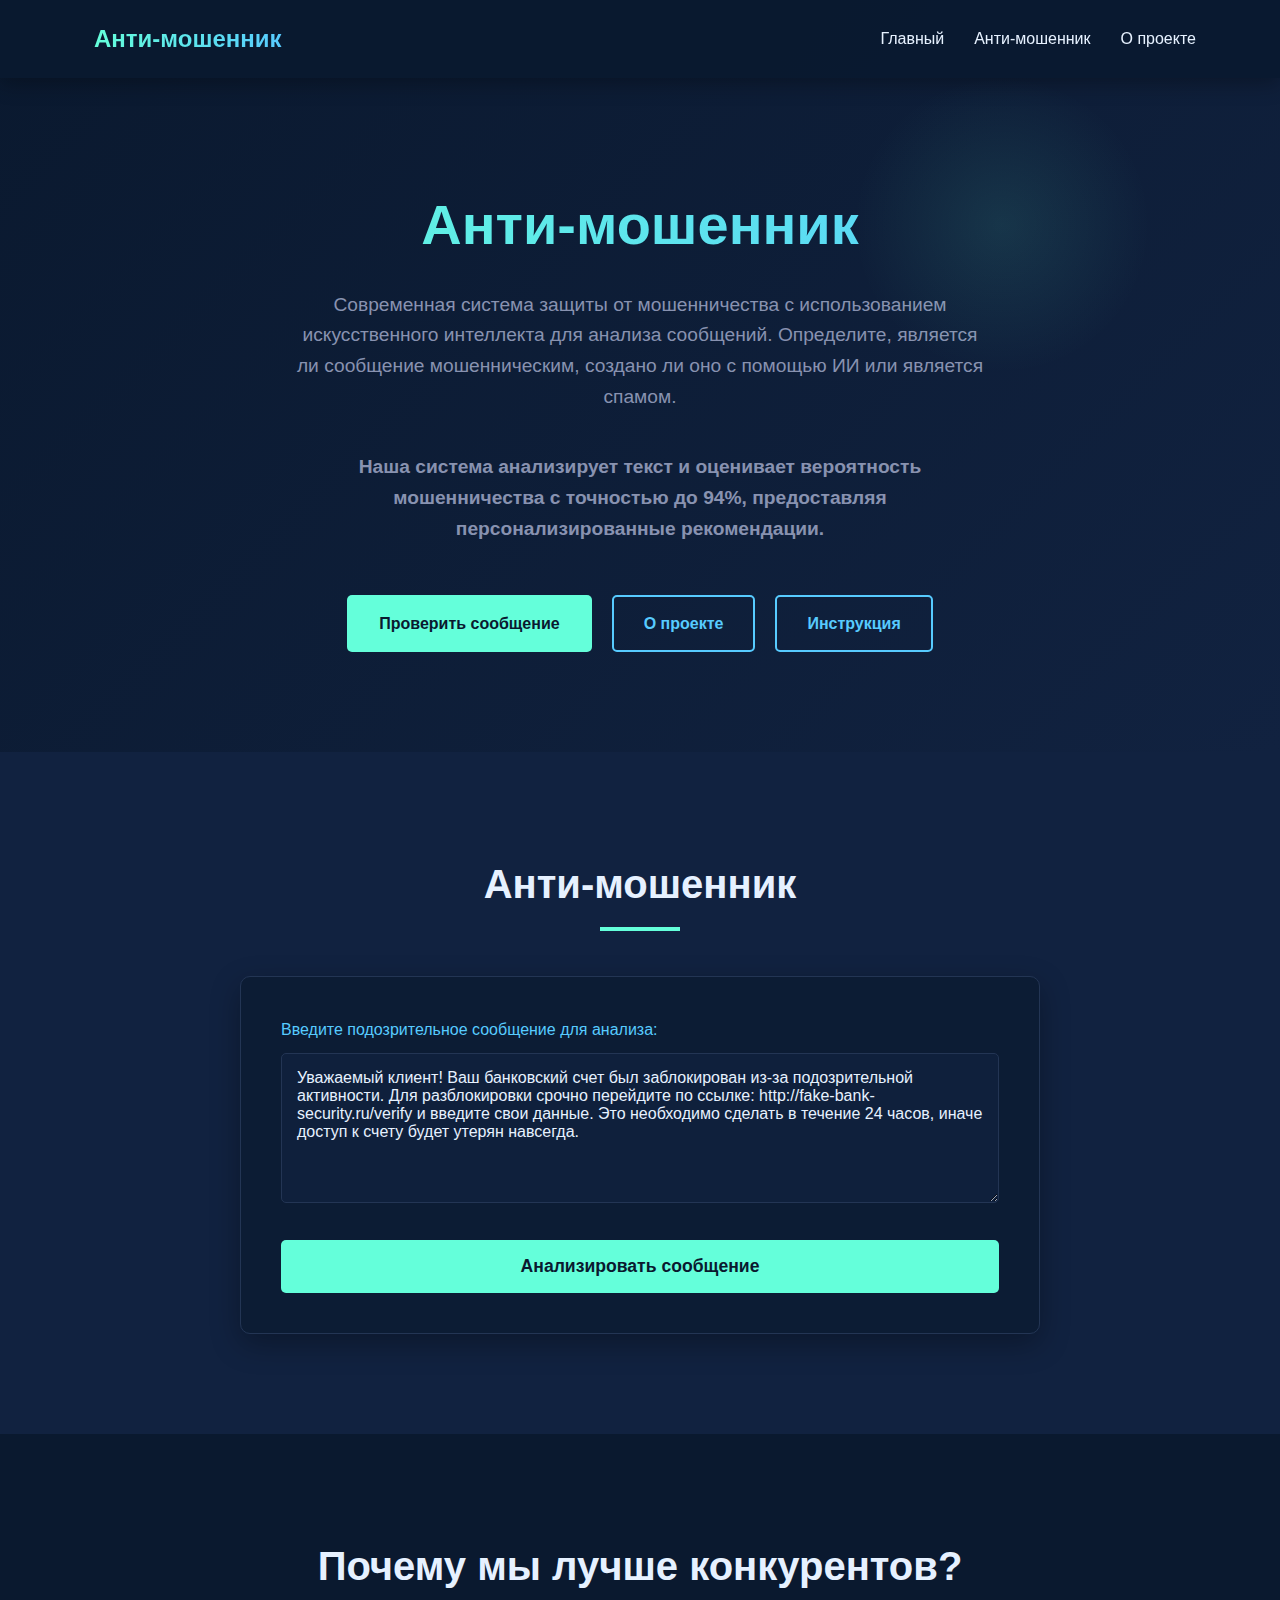
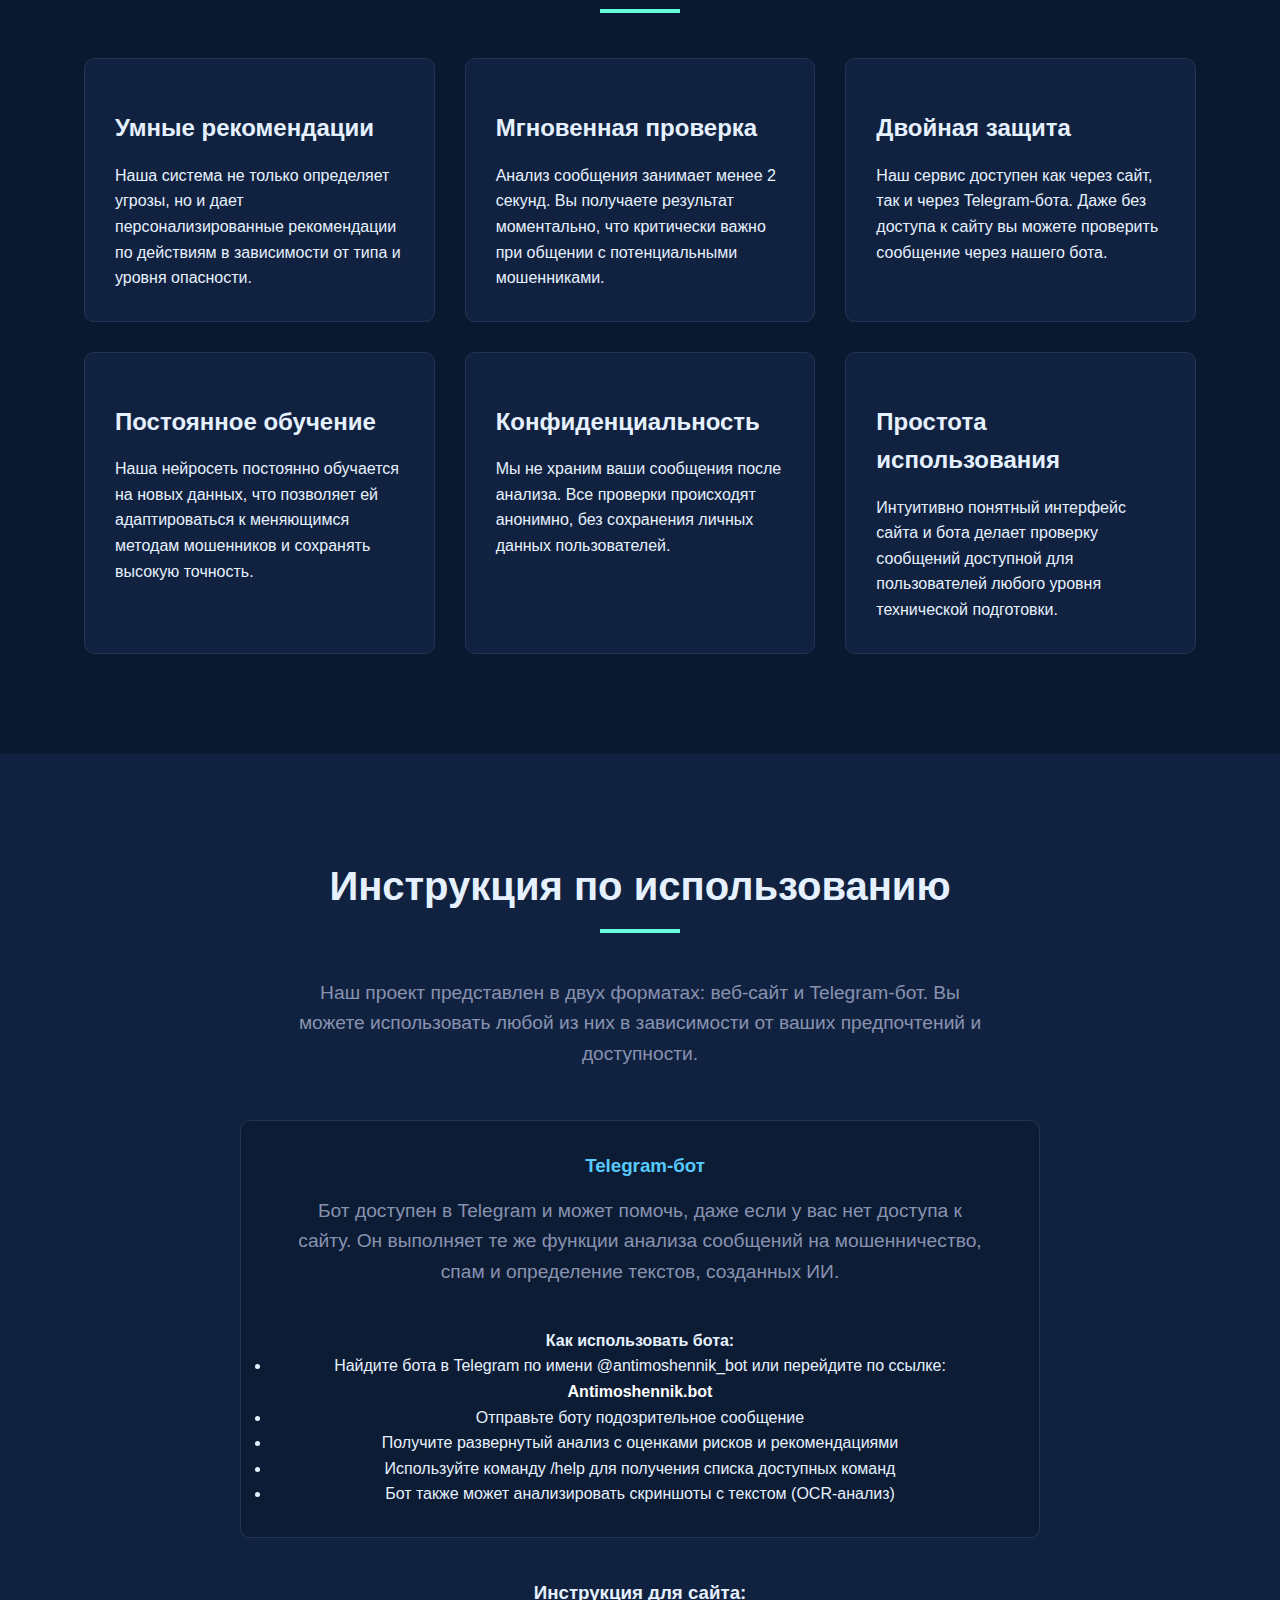
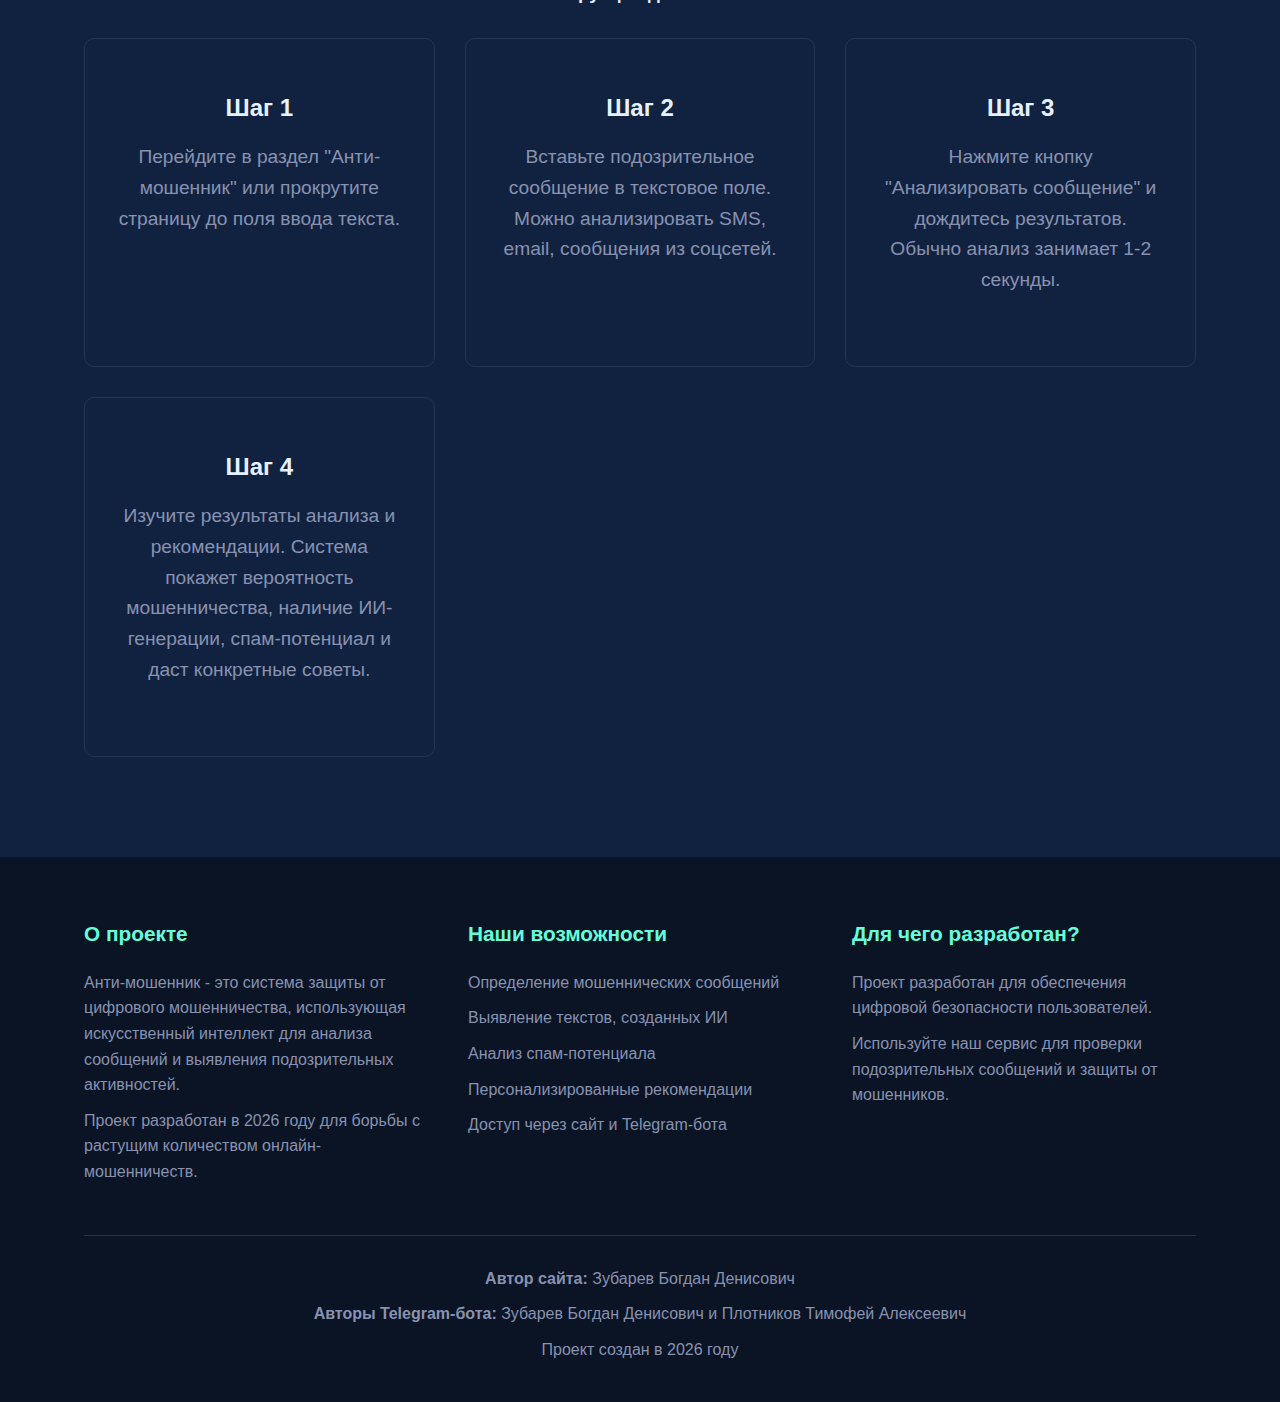
<file: index.html>
<!DOCTYPE html>
<html lang="ru">
<head>
    <meta charset="UTF-8">
    <meta name="viewport" content="width=device-width, initial-scale=1.0">
    <title>Анти-мошенник | Защита от мошенничества</title>
    <link rel="stylesheet" href="css/style.css">
</head>
<body>


    <header>
        <div class="container">
            <nav>
                <div class="logo">
                    <i class="fas fa-shield-alt"></i>
                    <span class="logo-text">Анти-мошенник</span>
                </div>
                <div class="nav-links">
                    <a href="#home">Главный</a>
                    <a href="#analyzer">Анти-мошенник</a>
                    <a href="#advantages">О проекте</a>
                </div>
            </nav>
        </div>
    </header>


    <section class="hero" id="home">
        <div class="container">
            <h1>Анти-мошенник</h1>
            <p>Современная система защиты от мошенничества с использованием искусственного интеллекта для анализа сообщений. Определите, является ли сообщение мошенническим, создано ли оно с помощью ИИ или является спамом.</p>
            <p class="highlight">Наша система анализирует текст и оценивает вероятность мошенничества с точностью до 94%, предоставляя персонализированные рекомендации.</p>
            
            <div class="action-buttons">
                <a href="#analyzer" class="btn btn-primary">Проверить сообщение</a>
                <a href="#advantages" class="btn btn-secondary">О проекте</a>
                <a href="#instructions" class="btn btn-secondary">Инструкция</a>
            </div>
        </div>
    </section>


    <section class="analyzer" id="analyzer">
        <div class="container">
            <h2 class="section-title">Анти-мошенник</h2>
            <div class="analyzer-container">
                <div class="input-group">
                    <label for="message">Введите подозрительное сообщение для анализа:</label>
                    <textarea id="message" placeholder="Вставьте сюда текст сообщения, которое хотите проверить..."></textarea>
                </div>
                <button class="analyze-btn" id="analyze-btn">
                    <i class="fas fa-search"></i> Анализировать сообщение
                </button>
                
                <div class="result" id="result">
                    <h3>Результаты анализа</h3>
                    <div class="result-item">
                        <span>Вероятность мошенничества:</span>
                        <span class="result-value" id="fraud-score">0%</span>
                    </div>
                    <div class="result-item">
                        <span>Создано с помощью ИИ:</span>
                        <span class="result-value" id="ai-score">Не обнаружено</span>
                    </div>
                    <div class="result-item">
                        <span>Спам-потенциал:</span>
                        <span class="result-value" id="spam-score">Низкий</span>
                    </div>
                    <div class="result-item">
                        <span>Общая оценка безопасности:</span>
                        <span class="result-value" id="safety-score">Безопасно</span>
                    </div>
                    
                    <div class="recommendations" id="recommendations">
                        <h4><i class="fas fa-lightbulb"></i> Рекомендации по безопасности:</h4>
                        <ul class="recommendation-list" id="recommendation-list">
                        </ul>
                    </div>
                </div>
            </div>
        </div>
    </section>


    <section class="advantages" id="advantages">
        <div class="container">
            <h2 class="section-title">Почему мы лучше конкурентов?</h2>
            <div class="advantages-grid">
                <div class="advantage-card">
                    <div class="advantage-icon">
                        <i class="fas fa-brain"></i>
                    </div>
                    <h3>Умные рекомендации</h3>
                    <p>Наша система не только определяет угрозы, но и дает персонализированные рекомендации по действиям в зависимости от типа и уровня опасности.</p>
                </div>
                
                <div class="advantage-card">
                    <div class="advantage-icon">
                        <i class="fas fa-bolt"></i>
                    </div>
                    <h3>Мгновенная проверка</h3>
                    <p>Анализ сообщения занимает менее 2 секунд. Вы получаете результат моментально, что критически важно при общении с потенциальными мошенниками.</p>
                </div>
                
                <div class="advantage-card">
                    <div class="advantage-icon">
                        <i class="fas fa-robot"></i>
                    </div>
                    <h3>Двойная защита</h3>
                    <p>Наш сервис доступен как через сайт, так и через Telegram-бота. Даже без доступа к сайту вы можете проверить сообщение через нашего бота.</p>
                </div>
                
                <div class="advantage-card">
                    <div class="advantage-icon">
                        <i class="fas fa-chart-line"></i>
                    </div>
                    <h3>Постоянное обучение</h3>
                    <p>Наша нейросеть постоянно обучается на новых данных, что позволяет ей адаптироваться к меняющимся методам мошенников и сохранять высокую точность.</p>
                </div>
                
                <div class="advantage-card">
                    <div class="advantage-icon">
                        <i class="fas fa-user-shield"></i>
                    </div>
                    <h3>Конфиденциальность</h3>
                    <p>Мы не храним ваши сообщения после анализа. Все проверки происходят анонимно, без сохранения личных данных пользователей.</p>
                </div>
                
                <div class="advantage-card">
                    <div class="advantage-icon">
                        <i class="fas fa-tools"></i>
                    </div>
                    <h3>Простота использования</h3>
                    <p>Интуитивно понятный интерфейс сайта и бота делает проверку сообщений доступной для пользователей любого уровня технической подготовки.</p>
                </div>
            </div>
        </div>
    </section>


    <section class="community" id="instructions">
        <div class="container">
            <h2 class="section-title">Инструкция по использованию</h2>
            <p>Наш проект представлен в двух форматах: веб-сайт и Telegram-бот. Вы можете использовать любой из них в зависимости от ваших предпочтений и доступности.</p>
            
            <div class="telegram-info">
                <h3><i class="fab fa-telegram"></i> Telegram-бот</h3>
                <p>Бот доступен в Telegram и может помочь, даже если у вас нет доступа к сайту. Он выполняет те же функции анализа сообщений на мошенничество, спам и определение текстов, созданных ИИ.</p>
                
                <h4>Как использовать бота:</h4>
                <ul>
                    <li>Найдите бота в Telegram по имени @antimoshennik_bot или перейдите по ссылке: <a href="https://t.me/fraudster_detective_bot" class="linkBot"> <b> Antimoshennik.bot </b> </a> </li>
                    <li>Отправьте боту подозрительное сообщение</li>
                    <li>Получите развернутый анализ с оценками рисков и рекомендациями</li>
                    <li>Используйте команду /help для получения списка доступных команд</li>
                    <li>Бот также может анализировать скриншоты с текстом (OCR-анализ)</li>
                </ul>
            </div>
            
            <h3 style="margin-top: 40px;">Инструкция для сайта:</h3>
            <div class="advantages-grid" style="margin-top: 30px;">
                <div class="advantage-card">
                    <div class="advantage-icon">
                        <i class="fas fa-mouse-pointer"></i>
                    </div>
                    <h3>Шаг 1</h3>
                    <p>Перейдите в раздел "Анти-мошенник" или прокрутите страницу до поля ввода текста.</p>
                </div>
                
                <div class="advantage-card">
                    <div class="advantage-icon">
                        <i class="fas fa-paste"></i>
                    </div>
                    <h3>Шаг 2</h3>
                    <p>Вставьте подозрительное сообщение в текстовое поле. Можно анализировать SMS, email, сообщения из соцсетей.</p>
                </div>
                
                <div class="advantage-card">
                    <div class="advantage-icon">
                        <i class="fas fa-search"></i>
                    </div>
                    <h3>Шаг 3</h3>
                    <p>Нажмите кнопку "Анализировать сообщение" и дождитесь результатов. Обычно анализ занимает 1-2 секунды.</p>
                </div>
                
                <div class="advantage-card">
                    <div class="advantage-icon">
                        <i class="fas fa-chart-bar"></i>
                    </div>
                    <h3>Шаг 4</h3>
                    <p>Изучите результаты анализа и рекомендации. Система покажет вероятность мошенничества, наличие ИИ-генерации, спам-потенциал и даст конкретные советы.</p>
                </div>
            </div>
        </div>
    </section>


    <footer>
        <div class="container">
            <div class="footer-content">
                <div class="footer-column">
                    <h3>О проекте</h3>
                    <p>Анти-мошенник - это система защиты от цифрового мошенничества, использующая искусственный интеллект для анализа сообщений и выявления подозрительных активностей.</p>
                    <p>Проект разработан в 2026 году для борьбы с растущим количеством онлайн-мошенничеств.</p>
                </div>
                
                <div class="footer-column">
                    <h3>Наши возможности</h3>
                    <ul>
                        <li>Определение мошеннических сообщений</li>
                        <li>Выявление текстов, созданных ИИ</li>
                        <li>Анализ спам-потенциала</li>
                        <li>Персонализированные рекомендации</li>
                        <li>Доступ через сайт и Telegram-бота</li>
                    </ul>
                </div>
                
                <div class="footer-column">
                    <h3>Для чего разработан?</h3>
                    <p>Проект разработан для обеспечения цифровой безопасности пользователей.</p>
                    <p>Используйте наш сервис для проверки подозрительных сообщений и защиты от мошенников.</p>
                </div>
            </div>
            
            <div class="authors">
                <p><strong>Автор сайта:</strong> Зубарев Богдан Денисович</p>
                <p><strong>Авторы Telegram-бота:</strong> Зубарев Богдан Денисович и Плотников Тимофей Алексеевич</p>
                <p>Проект создан в 2026 году</p>
            </div>
        </div>
    </footer>

    <script src="js/database.js"></script>
    <script src="js/classifiers.js"></script>
    <script src="js/utils.js"></script>
    <script src="js/main.js"></script>
</body>
</html>
</file>
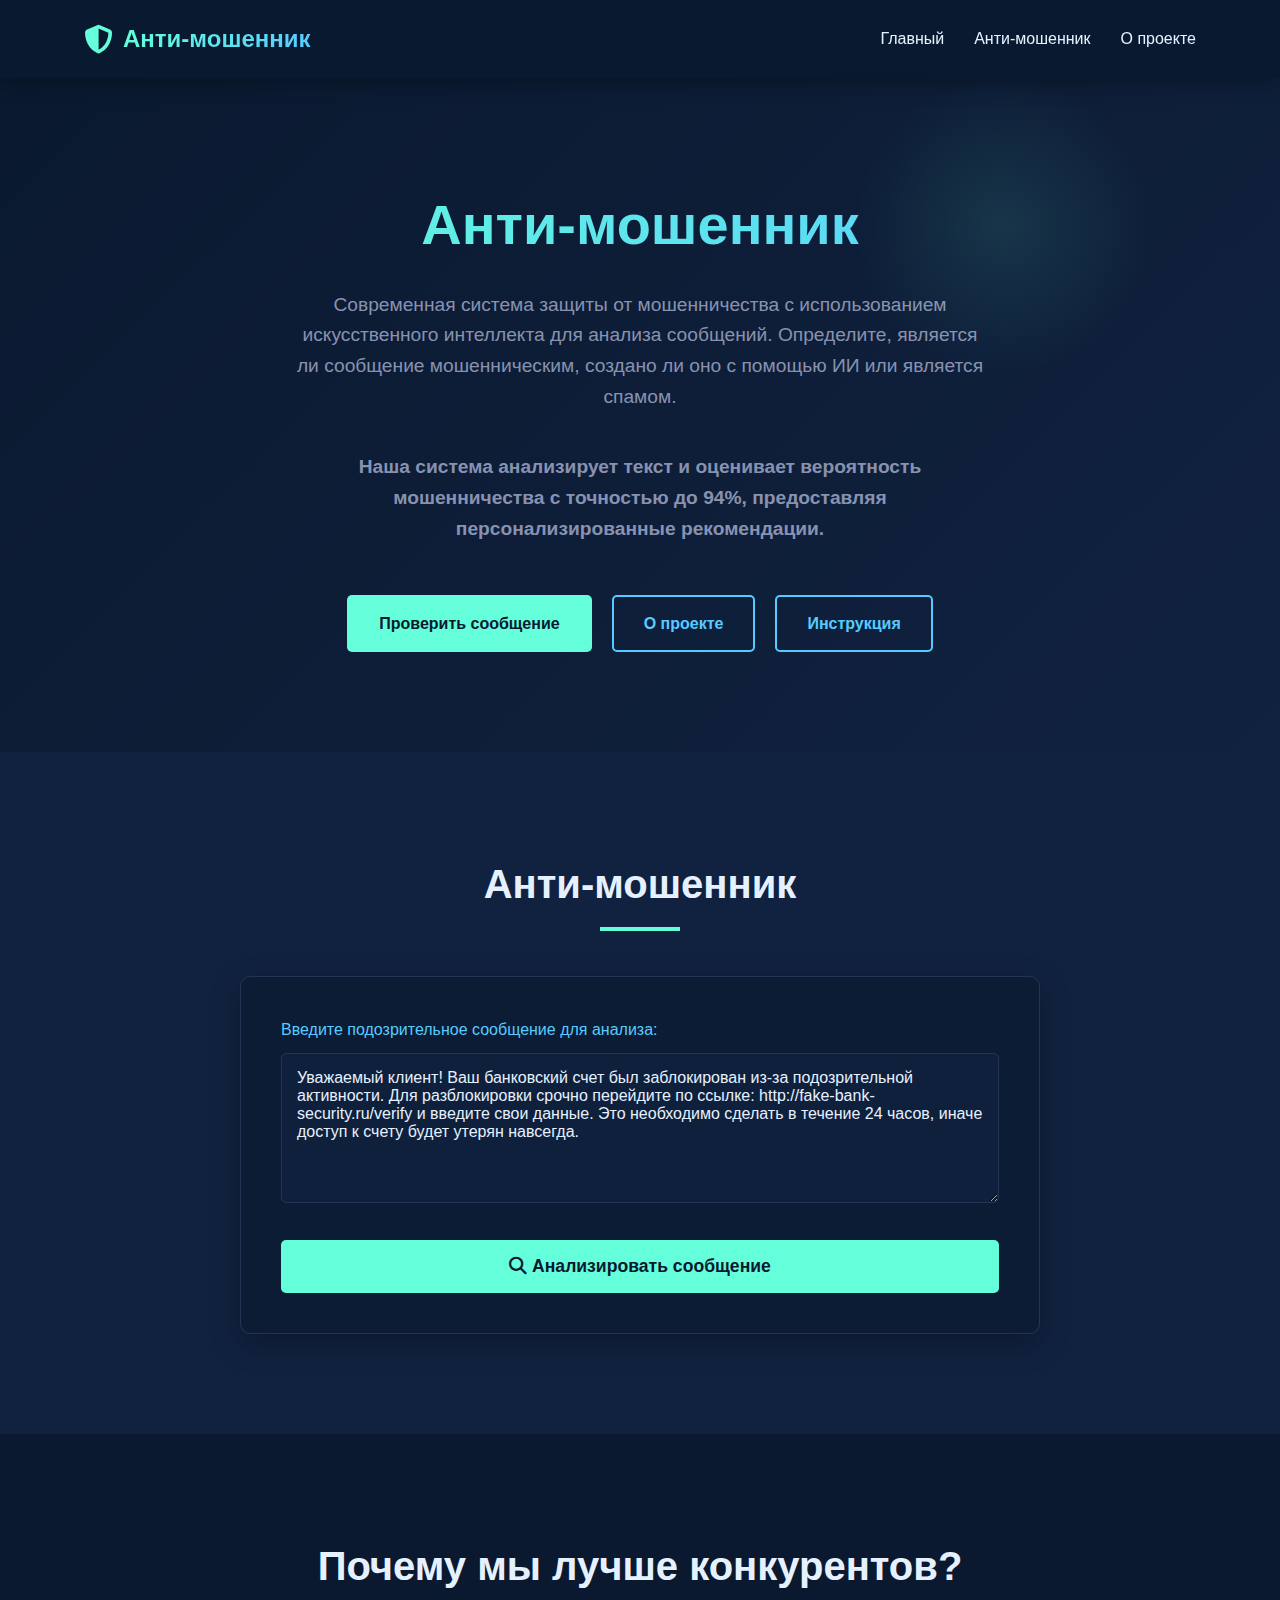
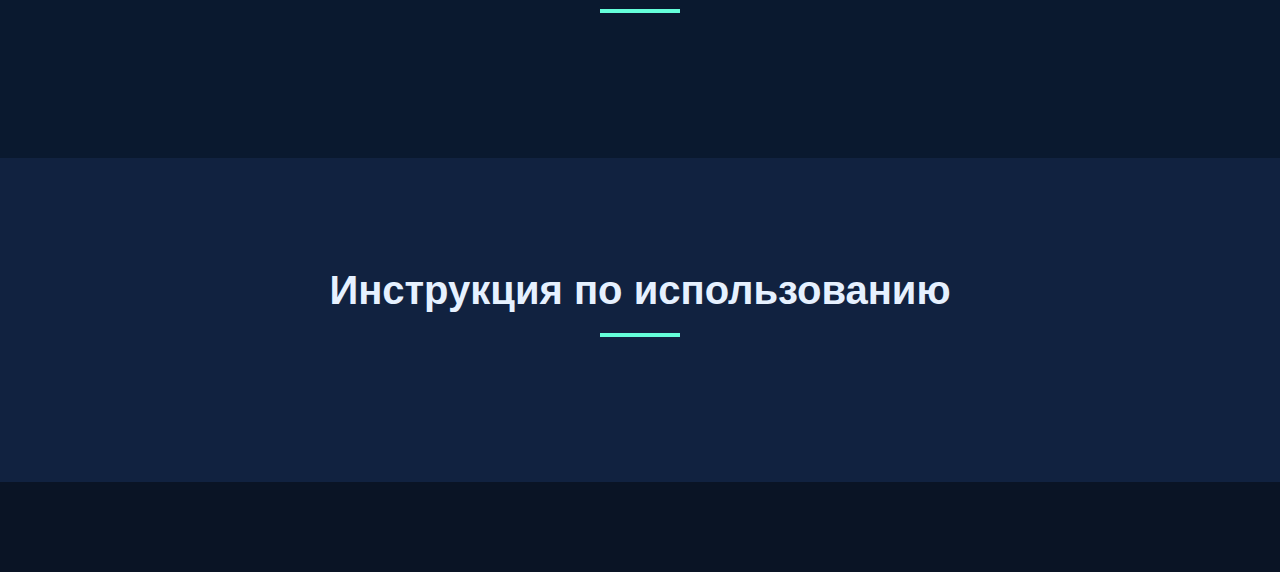
<file: indexProverka.html>
<!DOCTYPE html>
<html lang="ru">
<head>
    <meta charset="UTF-8">
    <meta name="viewport" content="width=device-width, initial-scale=1.0">
    <title>Анти-мошенник | Защита от мошенничества</title>
    <link rel="stylesheet" href="css/style.css">
    <link rel="stylesheet" href="https://cdnjs.cloudflare.com/ajax/libs/font-awesome/6.4.0/css/all.min.css">
</head>
<body>
    <header>
        <div class="container">
            <nav>
                <div class="logo">
                    <i class="fas fa-shield-alt"></i>
                    <span class="logo-text">Анти-мошенник</span>
                </div>
                <div class="nav-links">
                    <a href="#home">Главный</a>
                    <a href="#analyzer">Анти-мошенник</a>
                    <a href="#advantages">О проекте</a>
                </div>
            </nav>
        </div>
    </header>

    <section class="hero" id="home">
        <div class="container">
            <h1>Анти-мошенник</h1>
            <p>Современная система защиты от мошенничества с использованием искусственного интеллекта для анализа сообщений. Определите, является ли сообщение мошенническим, создано ли оно с помощью ИИ или является спамом.</p>
            <p class="highlight">Наша система анализирует текст и оценивает вероятность мошенничества с точностью до 94%, предоставляя персонализированные рекомендации.</p>
            
            <div class="action-buttons">
                <a href="#analyzer" class="btn btn-primary">Проверить сообщение</a>
                <a href="#advantages" class="btn btn-secondary">О проекте</a>
                <a href="#instructions" class="btn btn-secondary">Инструкция</a>
            </div>
        </div>
    </section>

    <section class="analyzer" id="analyzer">
        <div class="container">
            <h2 class="section-title">Анти-мошенник</h2>
            <div class="analyzer-container">
                <div class="input-group">
                    <label for="message">Введите подозрительное сообщение для анализа:</label>
                    <textarea id="message" placeholder="Вставьте сюда текст сообщения, которое хотите проверить..."></textarea>
                </div>
                <button class="analyze-btn" id="analyze-btn">
                    <i class="fas fa-search"></i> Анализировать сообщение
                </button>
                
                <div class="result" id="result" style="display: none;">
                    <h3>Результаты анализа</h3>
                    <div class="result-item">
                        <span>Вероятность мошенничества:</span>
                        <span class="result-value" id="fraud-score">0%</span>
                    </div>
                    <div class="result-item">
                        <span>Создано с помощью ИИ:</span>
                        <span class="result-value" id="ai-score">Не обнаружено</span>
                    </div>
                    <div class="result-item">
                        <span>Спам-потенциал:</span>
                        <span class="result-value" id="spam-score">Низкий</span>
                    </div>
                    <div class="result-item">
                        <span>Общая оценка безопасности:</span>
                        <span class="result-value" id="safety-score">Безопасно</span>
                    </div>
                    
                    <div class="recommendations" id="recommendations" style="display: none;">
                        <h4><i class="fas fa-lightbulb"></i> Рекомендации по безопасности:</h4>
                        <ul class="recommendation-list" id="recommendation-list"></ul>
                    </div>
                </div>
            </div>
        </div>
    </section>

    <section class="advantages" id="advantages">
        <!-- Содержимое секции осталось без изменений -->
        <div class="container">
            <h2 class="section-title">Почему мы лучше конкурентов?</h2>
            <div class="advantages-grid">
                <!-- Карточки преимуществ -->
            </div>
        </div>
    </section>

    <section class="community" id="instructions">
        <!-- Содержимое секции осталось без изменений -->
        <div class="container">
            <h2 class="section-title">Инструкция по использованию</h2>
            <!-- Инструкции -->
        </div>
    </section>

    <footer>
        <!-- Содержимое футера осталось без изменений -->
        <div class="container">
            <!-- Авторы и информация -->
        </div>
    </footer>

    <!-- Подключаем JavaScript файлы в правильном порядке -->
    <script src="js/database.js"></script>
    <script src="js/classifiers.js"></script>
    <script src="js/utils.js"></script>
    <script src="js/main.js"></script>
</body>
</html>
</file>
<file: css/style.css>
* {
            margin: 0;
            padding: 0;
            box-sizing: border-box;
            font-family: 'Segoe UI', Tahoma, Geneva, Verdana, sans-serif;
        }

        :root {
            --primary-dark: #0a192f;
            --secondary-dark: #112240;
            --accent-blue: #64ffda;
            --accent-light-blue: #57cbff;
            --text-primary: #e6f1ff;
            --text-secondary: #8892b0;
            --border-color: #233554;
            --danger-red: #ff6b6b;
            --warning-yellow: #ffd166;
            --safe-green: #06d6a0;
        }

        body {
            background-color: var(--primary-dark);
            color: var(--text-primary);
            line-height: 1.6;
            overflow-x: hidden;
        }

        .container {
            width: 90%;
            max-width: 1200px;
            margin: 0 auto;
            padding: 0 20px;
        }

        
        header {
            background-color: rgba(10, 25, 47, 0.95);
            padding: 20px 0;
            position: fixed;
            width: 100%;
            top: 0;
            z-index: 1000;
            box-shadow: 0 5px 20px rgba(0, 0, 0, 0.3);
        }

        nav {
            display: flex;
            justify-content: space-between;
            align-items: center;
        }

        .logo {
            display: flex;
            align-items: center;
            gap: 10px;
        }

        .logo i {
            color: var(--accent-blue);
            font-size: 1.8rem;
        }

        .logo-text {
            font-size: 1.5rem;
            font-weight: 700;
            background: linear-gradient(90deg, var(--accent-blue), var(--accent-light-blue));
            -webkit-background-clip: text;
            background-clip: text;
            color: transparent;
        }

        .nav-links {
            display: flex;
            gap: 30px;
        }

        .nav-links a {
            color: var(--text-primary);
            text-decoration: none;
            font-weight: 500;
            transition: color 0.3s;
            position: relative;
        }

        .nav-links a:hover {
            color: var(--accent-blue);
        }

        .nav-links a::after {
            content: '';
            position: absolute;
            bottom: -5px;
            left: 0;
            width: 0;
            height: 2px;
            background-color: var(--accent-blue);
            transition: width 0.3s;
        }

        .nav-links a:hover::after {
            width: 100%;
        }

        
        .hero {
            padding: 180px 0 100px;
            background: linear-gradient(135deg, var(--primary-dark) 0%, var(--secondary-dark) 100%);
            text-align: center;
            position: relative;
            overflow: hidden;
        }

        .hero::before {
            content: '';
            position: absolute;
            width: 300px;
            height: 300px;
            background: radial-gradient(circle, rgba(100, 255, 218, 0.1) 0%, transparent 70%);
            top: 10%;
            right: 10%;
            border-radius: 50%;
        }

        .hero h1 {
            font-size: 3.5rem;
            margin-bottom: 20px;
            background: linear-gradient(90deg, var(--accent-blue), var(--accent-light-blue));
            -webkit-background-clip: text;
            background-clip: text;
            color: transparent;
        }

        .hero p {
            font-size: 1.2rem;
            color: var(--text-secondary);
            max-width: 700px;
            margin: 0 auto 40px;
        }

        .highlight {
            color: var(--accent-blue);
            font-weight: 600;
        }


        .action-buttons {
            display: flex;
            justify-content: center;
            gap: 20px;
            margin-top: 50px;
            flex-wrap: wrap;
        }

        .btn {
            padding: 14px 30px;
            border-radius: 5px;
            font-weight: 600;
            text-decoration: none;
            cursor: pointer;
            transition: all 0.3s ease;
            display: inline-block;
            font-size: 1rem;
            text-align: center;
            border: 2px solid transparent;
        }

        .btn-primary {
            background-color: var(--accent-blue);
            color: var(--primary-dark);
        }

        .btn-primary:hover {
            background-color: transparent;
            color: var(--accent-blue);
            border-color: var(--accent-blue);
            transform: translateY(-5px);
            box-shadow: 0 10px 20px rgba(100, 255, 218, 0.2);
        }

        .btn-secondary {
            background-color: transparent;
            color: var(--accent-light-blue);
            border-color: var(--accent-light-blue);
        }

        .btn-secondary:hover {
            background-color: rgba(87, 203, 255, 0.1);
            transform: translateY(-5px);
            box-shadow: 0 10px 20px rgba(87, 203, 255, 0.2);
        }


        .analyzer {
            padding: 100px 0;
            background-color: var(--secondary-dark);
        }

        .section-title {
            text-align: center;
            font-size: 2.5rem;
            margin-bottom: 60px;
            color: var(--text-primary);
            position: relative;
        }

        .section-title::after {
            content: '';
            position: absolute;
            width: 80px;
            height: 4px;
            background-color: var(--accent-blue);
            bottom: -15px;
            left: 50%;
            transform: translateX(-50%);
        }

        .analyzer-container {
            background-color: rgba(10, 25, 47, 0.7);
            border-radius: 10px;
            padding: 40px;
            box-shadow: 0 10px 30px rgba(0, 0, 0, 0.3);
            border: 1px solid var(--border-color);
            max-width: 800px;
            margin: 0 auto;
        }

        .input-group {
            margin-bottom: 30px;
        }

        .input-group label {
            display: block;
            margin-bottom: 10px;
            font-weight: 500;
            color: var(--accent-light-blue);
        }

        .input-group textarea {
            width: 100%;
            padding: 15px;
            background-color: rgba(17, 34, 64, 0.7);
            border: 1px solid var(--border-color);
            border-radius: 5px;
            color: var(--text-primary);
            font-size: 1rem;
            resize: vertical;
            min-height: 150px;
            transition: border-color 0.3s;
        }

        .input-group textarea:focus {
            outline: none;
            border-color: var(--accent-blue);
        }

        .analyze-btn {
            width: 100%;
            padding: 16px;
            background-color: var(--accent-blue);
            color: var(--primary-dark);
            border: none;
            border-radius: 5px;
            font-weight: 600;
            font-size: 1.1rem;
            cursor: pointer;
            transition: all 0.3s;
        }

        .analyze-btn:hover {
            background-color: transparent;
            color: var(--accent-blue);
            border: 2px solid var(--accent-blue);
        }

        .result {
            margin-top: 30px;
            padding: 20px;
            border-radius: 5px;
            background-color: rgba(17, 34, 64, 0.7);
            display: none;
        }

        .result h3 {
            margin-bottom: 15px;
            color: var(--accent-light-blue);
        }

        .result-item {
            display: flex;
            justify-content: space-between;
            margin-bottom: 10px;
            padding-bottom: 10px;
            border-bottom: 1px solid var(--border-color);
        }

        .result-value {
            font-weight: 600;
        }

        .ai-detected {
            color: var(--warning-yellow);
        }

        .spam-detected {
            color: var(--warning-yellow);
        }

        .safe {
            color: var(--safe-green);
        }

        .danger {
            color: var(--danger-red);
        }


        .recommendations {
            margin-top: 20px;
            padding: 20px;
            border-radius: 8px;
            background-color: rgba(10, 25, 47, 0.8);
            border-left: 4px solid var(--accent-blue);
        }

        .recommendations h4 {
            color: var(--accent-light-blue);
            margin-bottom: 10px;
            display: flex;
            align-items: center;
            gap: 10px;
        }

        .recommendations h4 i {
            color: var(--accent-blue);
        }

        .recommendation-list {
            padding-left: 20px;
        }

        .recommendation-list li {
            margin-bottom: 8px;
            color: var(--text-primary);
        }


        .advantages {
            padding: 100px 0;
            background-color: var(--primary-dark);
        }

        .advantages-grid {
            display: grid;
            grid-template-columns: repeat(auto-fit, minmax(300px, 1fr));
            gap: 30px;
            margin-top: 50px;
        }

        .advantage-card {
            background-color: var(--secondary-dark);
            border-radius: 10px;
            padding: 30px;
            border: 1px solid var(--border-color);
            transition: transform 0.3s, box-shadow 0.3s;
        }

        .advantage-card:hover {
            transform: translateY(-10px);
            box-shadow: 0 15px 30px rgba(0, 0, 0, 0.4);
            border-color: var(--accent-blue);
        }

        .advantage-icon {
            font-size: 2.5rem;
            color: var(--accent-blue);
            margin-bottom: 20px;
        }

        .advantage-card h3 {
            font-size: 1.5rem;
            margin-bottom: 15px;
            color: var(--text-primary);
        }


        .community {
            padding: 100px 0;
            background-color: var(--secondary-dark);
            text-align: center;
        }

        .community p {
            max-width: 700px;
            margin: 0 auto 40px;
            font-size: 1.2rem;
            color: var(--text-secondary);
        }

        .telegram-info {
            background-color: rgba(10, 25, 47, 0.7);
            border-radius: 10px;
            padding: 30px;
            max-width: 800px;
            margin: 50px auto 0;
            border: 1px solid var(--border-color);
        }

        .telegram-info h3 {
            color: var(--accent-light-blue);
            margin-bottom: 15px;
            display: flex;
            align-items: center;
            justify-content: center;
            gap: 10px;
        }

        .linkBot {
            color: white;
            text-decoration: none;
        }


        footer {
            background-color: #0a1425;
            padding: 60px 0 30px;
        }

        .footer-content {
            display: grid;
            grid-template-columns: repeat(auto-fit, minmax(250px, 1fr));
            gap: 40px;
            margin-bottom: 40px;
        }

        .footer-column h3 {
            color: var(--accent-blue);
            margin-bottom: 20px;
            font-size: 1.3rem;
        }

        .footer-column p, .footer-column li {
            color: var(--text-secondary);
            margin-bottom: 10px;
        }

        .footer-column ul {
            list-style-type: none;
        }

        .authors {
            border-top: 1px solid var(--border-color);
            padding-top: 30px;
            text-align: center;
            color: var(--text-secondary);
        }

        .authors p {
            margin-bottom: 10px;
        }


        @media (max-width: 768px) {
            .hero h1 {
                font-size: 2.5rem;
            }
            
            .nav-links {
                display: none;
            }
            
            .action-buttons {
                flex-direction: column;
                align-items: center;
            }
            
            .btn {
                width: 100%;
                max-width: 300px;
            }
            
            .section-title {
                font-size: 2rem;
            }
        }
</file>
